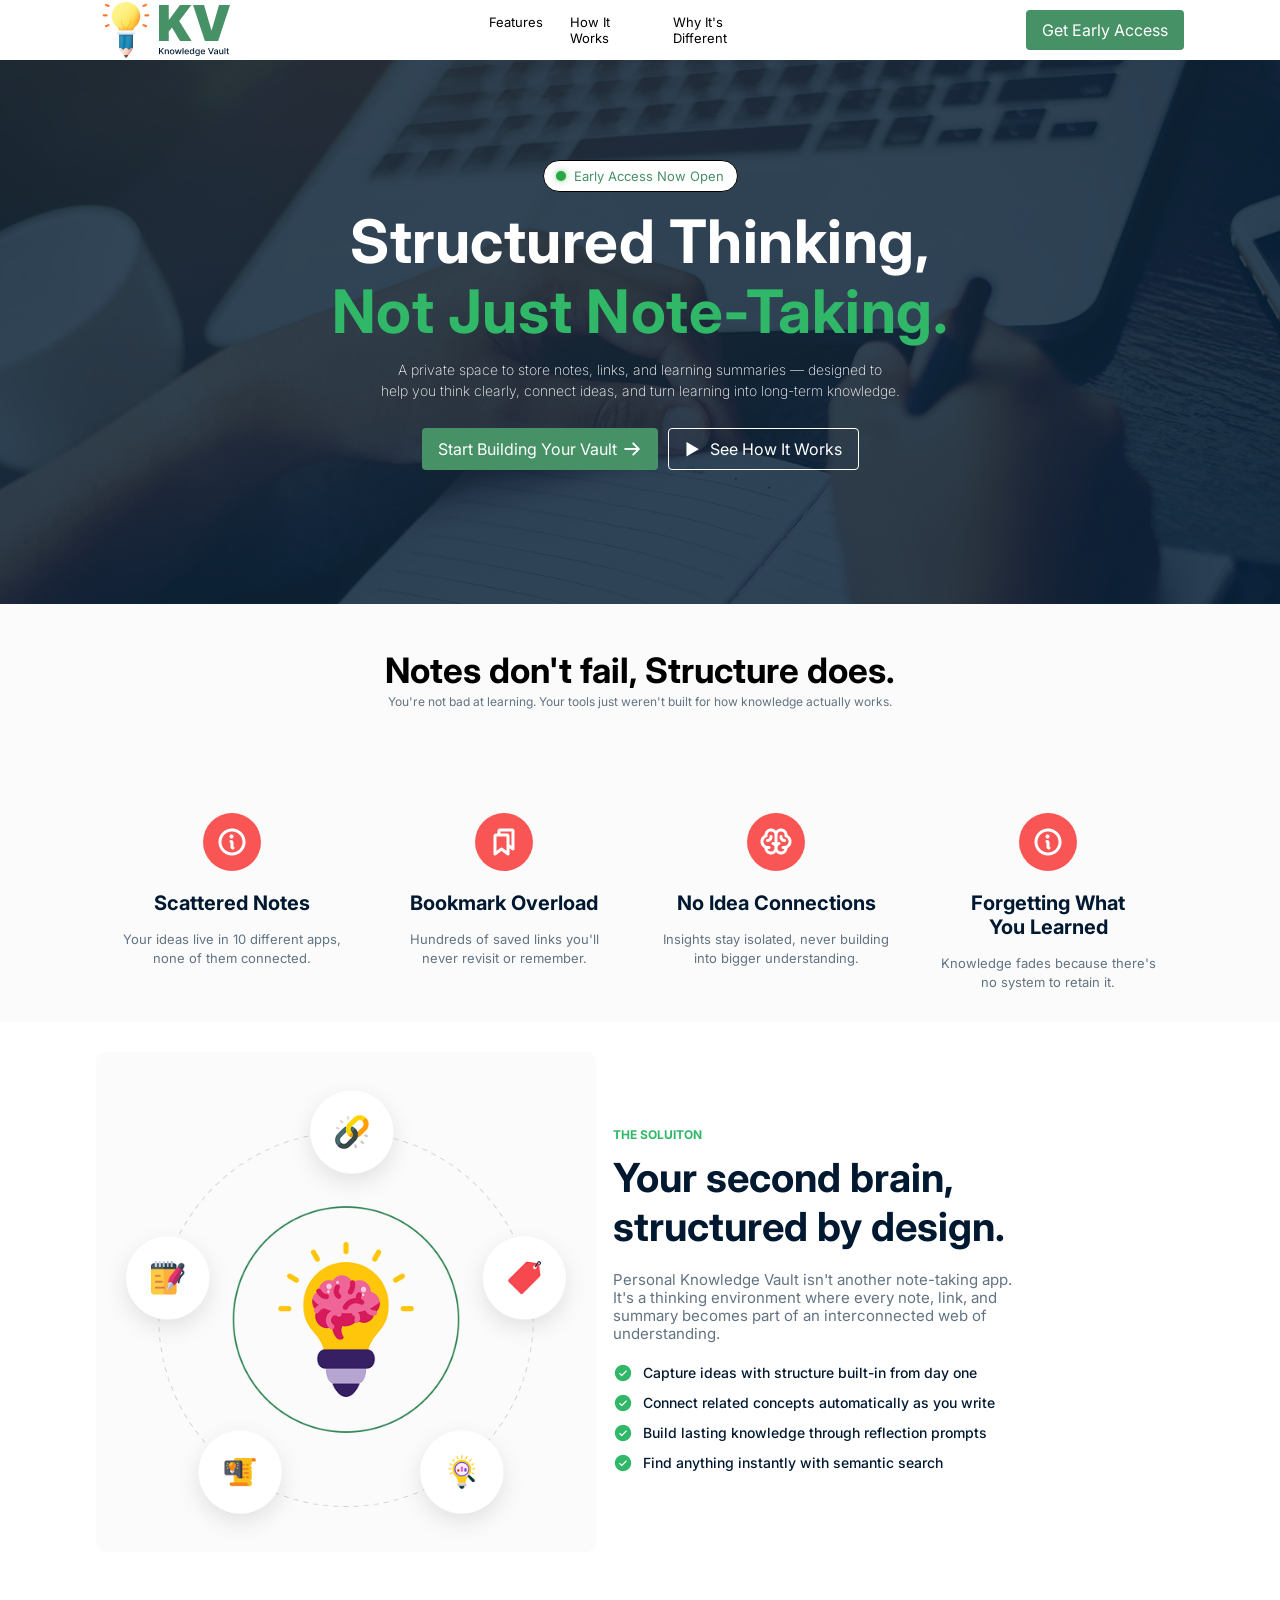
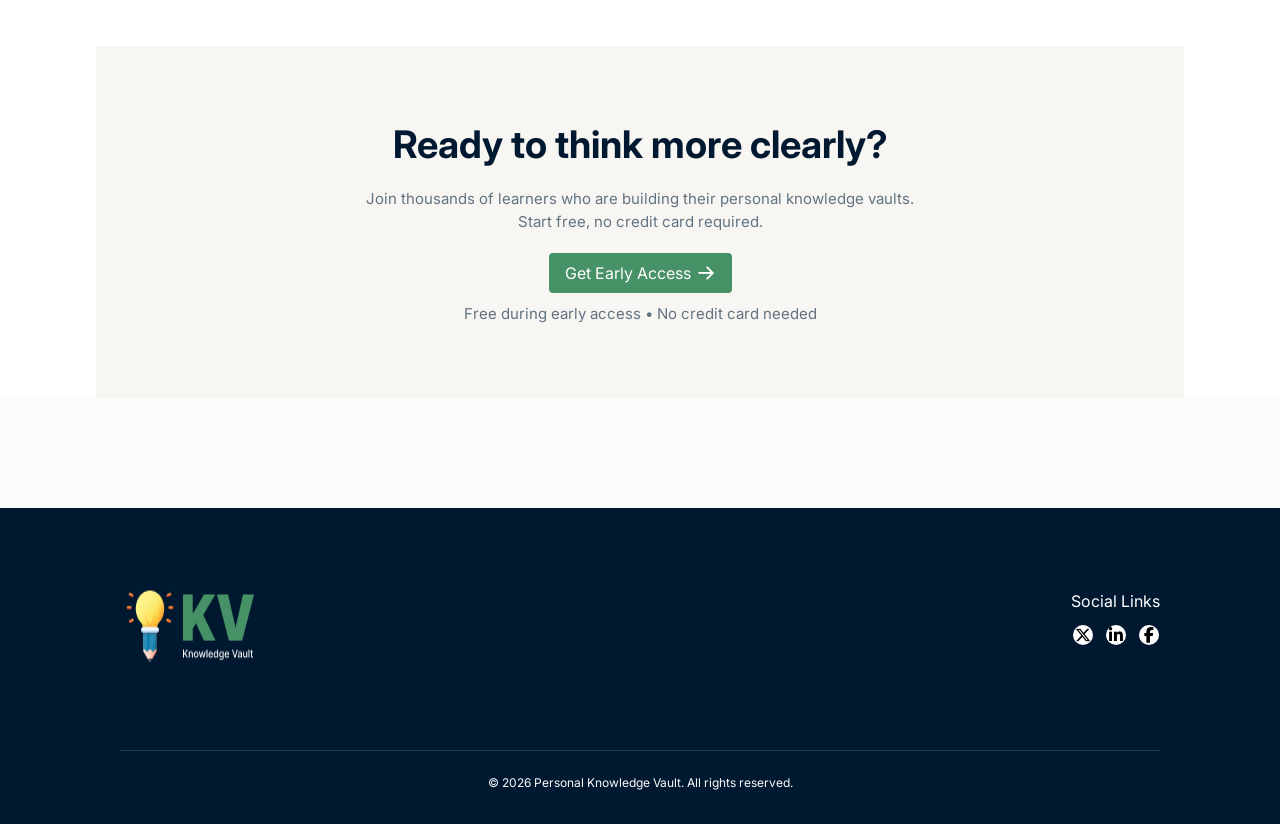
<file: index.html>
<!DOCTYPE html>
<html lang="en">

<head>
    <meta charset="UTF-8">
    <meta name="viewport" content="width=device-width, initial-scale=1.0">
    <title>Personal Knowledge Vault</title>
    <link rel="stylesheet" href="index.css">
    <link rel="preconnect" href="https://fonts.googleapis.com">
    <link rel="preconnect" href="https://fonts.gstatic.com" crossorigin>
    <link
        href="https://fonts.googleapis.com/css2?family=Inter:ital,opsz,wght@0,14..32,100..900;1,14..32,100..900&family=Open+Sans:ital,wght@0,300..800;1,300..800&display=swap"
        rel="stylesheet">
    <link rel="stylesheet"

<link rel="stylesheet" href="https://cdnjs.cloudflare.com/ajax/libs/font-awesome/6.5.2/css/all.min.css" integrity="sha512-SnH5WK+bZxgPHs44uWIX+LLJAJ9/2PkPKZ5QiAj6Ta86w+fsb2TkcmfRyVX3pBnMFcV7oQPJkl9QevSCWr3W6A==" crossorigin="anonymous" referrerpolicy="no-referrer" />
</head>

<body>
    <div id="nav">
        <div id="nav_content" class="container">
            <img src="image/logo-navbar.png">
            <ul>
                <li>Features</li>
                <li>How It Works</li>
                <li>Why It's Different</li>
            </ul>
            <button class="btn">Get Early Access</button>
        </div>
    </div>
    <div id="hero" class="text_center">
        <div id="hero_container" class="container">
            <div class="label">
                <span class="circle"></span>
                <p>
                    Early Access Now Open
                </p>
            </div>
            <div class="heading">
                <h1 id="heading_white">Structured Thinking,</h1>
                <h1 id="heading_green">Not Just Note-Taking.</h1>
            </div>
            <div id="hero-text">
                <p>A private space to store notes, links, and learning summaries — designed to</p>
                <p>help you think clearly, connect ideas, and turn learning into long-term knowledge.</p>
            </div>
            <!-- <div > -->
            <div class="button_container">
                <button class="btn btn_img">
                    <span>Start Building Your Vault</span>
                    <img src="image/ArrowRight.png">
                </button>
                <button class="btn btn_white"><span class="play">▶</span>See How It Works</button>
            </div>
        </div>
    </div>
    <div class="card">
        <div class="container">
            <div class="heading2">
                <h1>Notes don't fail, Structure does.</h1>
                <p>You're not bad at learning. Your tools just weren't built for how knowledge actually works.</p>
            </div>
            <div class="card_box">
                <div class="card_sample">
                    <!-- <div class="image_container"> -->
                    <div class="circle-bg">
                        <img src="image/Info.png" alt="Info">
                    </div>
                    <!-- <img src="image/Vector.png" alt="Vector icon"> -->
                    <!-- <div class="red_circle"></div> -->
                    <!-- </div> -->
                    <h3>Scattered Notes</h3>
                    <p>Your ideas live in 10 different apps, none of them connected.</p>
                </div>
                <div class="card_sample">
                    <div class="circle-bg">
                        <img src="image/Bookmarks.png" alt="Info">
                    </div>
                    <h3>Bookmark Overload</h3>
                    <p>Hundreds of saved links you'll never revisit or remember.</p>
                </div>
                <div class="card_sample">
                    <div class="circle-bg">
                        <img src="image/Brain.png" alt="Info">
                    </div>

                    <h3>No Idea Connections</h3>
                    <p>Insights stay isolated, never building into bigger understanding.</p>
                </div>
                <div class="card_sample">
                    <div class="circle-bg">
                        <img src="image/Info.png" alt="Info">
                    </div>

                    <h3 id="no_margin">Forgetting What</h3>
                    <h3>You Learned</h3>

                    <p>Knowledge fades because there's no system to retain it.</p>
                </div>
            </div>

        </div>
    </div>
    <div id="content_container">
        <div id="content" class="container">
            <div id="content_image">
                <img src="image/knowledge.png">
            </div>
            <div id="content_text">
                <h5>THE SOLUITON</h5>
                <h1>Your second brain,
                    structured by design.</h1>
                <p>Personal Knowledge Vault isn't another note-taking app. It's a thinking environment where every note,
                    link, and summary becomes part of an interconnected web of understanding.</p>

                <div class="details_sample">
                    <img src="image/CheckCircle.png">
                    <p>Capture ideas with structure built-in from day one</p>
                </div>
                <div class="details_sample">
                    <img src="image/CheckCircle.png">
                    <p>Connect related concepts automatically as you write</p>
                </div>
                <div class="details_sample">
                    <img src="image/CheckCircle.png">
                    <p>Build lasting knowledge through reflection prompts</p>
                </div>
                <div class="details_sample">
                    <img src="image/CheckCircle.png" alt="">
                    <p>Find anything instantly with semantic search</p>
                </div>
            </div>
        </div>
    </div>
    <div id="Access_container">
        <div id="Access" class="container">
            <h1>
                Ready to think more clearly?
            </h1>
            <p>Join thousands of learners who are building their personal knowledge vaults.
            <p>Start free, no credit card required.</p>
            <button class="btn btn_img">
                <span>Get Early Access</span>
                <img src="image/ArrowRight.png">
            </button>
            <span class="sp">Free during early access • No credit card needed</span>

        </div>
    </div>

    <div id="footer_container">
        <div class="footer" class="container">
            <img src="image/logo-footer.png">

            <div class="socialy">
                <h6>Social Links</h6>
                <div class="social">
                    <div class="circle-footer">
                        <i class="fa-brands fa-x-twitter"></i>
                    </div>

                    <div class="circle-footer">
                        <i class="fa-brands fa-linkedin-in"></i></i>
                    </div>

                    <div class="circle-footer">
                        <i class="fa-brands fa-facebook-f"></i>
                    </div>
                </div>

            </div>
        </div>
        <hr class="divider">
        <p>© 2026 Personal Knowledge Vault. All rights reserved.</p>
    </div>




</body>

</html>
</file>
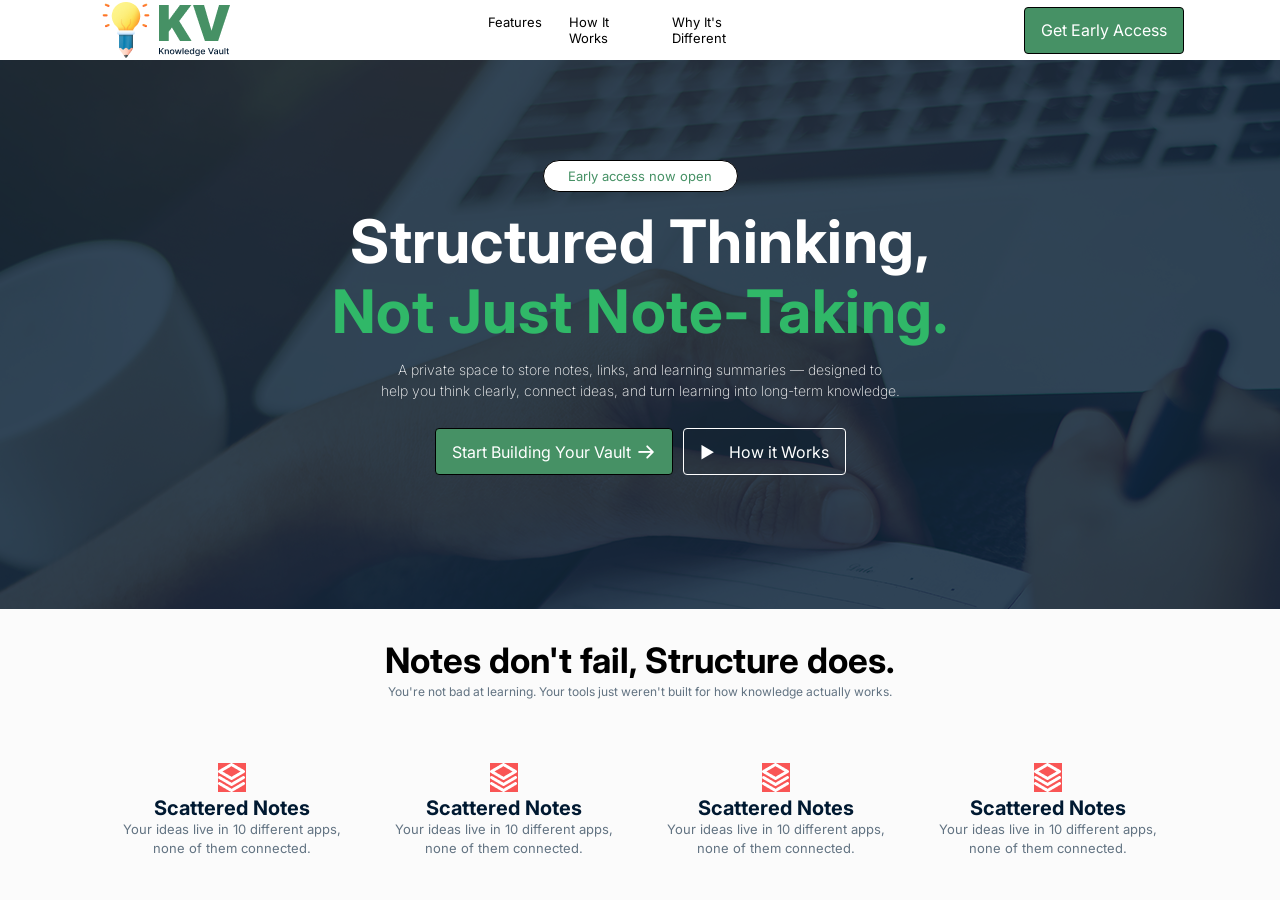
<file: index1.html>
<!DOCTYPE html>
<html lang="en">

<head>
    <meta charset="UTF-8">
    <meta name="viewport" content="width=device-width, initial-scale=1.0">
    <title>Document</title>
    <link rel="stylesheet" href="index1.css">
    <link rel="preconnect" href="https://fonts.googleapis.com">
    <link rel="preconnect" href="https://fonts.gstatic.com" crossorigin>
    <link
        href="https://fonts.googleapis.com/css2?family=Inter:ital,opsz,wght@0,14..32,100..900;1,14..32,100..900&family=Open+Sans:ital,wght@0,300..800;1,300..800&display=swap"
        rel="stylesheet">
</head>

<body>
    <div id="nav">
        <div id="nav_content" class="container">
            <img src="image/logo-navbar.png">
            <ul>
                <li>Features</li>
                <li>How It Works</li>
                <li>Why It's Different</li>
            </ul>
            <button class="btn">Get Early Access</button>
        </div>
    </div>
    <div id="hero" class="text_center">
        <div id="hero_container" class="container">
            <div class="label">Early access now open</div>
            <div class="heading">
                <h1 id="heading_white">Structured Thinking,</h1>
                <h1 id="heading_green">Not Just Note-Taking.</h1>
            </div>
            <div id="hero-text">
                <p>A private space to store notes, links, and learning summaries — designed to</p>
                <p>help you think clearly, connect ideas, and turn learning into long-term knowledge.</p>
            </div>
            <!-- <div > -->
            <div class="button_container">
                <button class="btn btn_img">
                    <p>Start Building Your Vault</p>
                    <img src="image/ArrowRight.png">
                </button>
                <button class="btn btn_white"><span class="play">▶</span> How it Works</button>
            </div>
        </div>
    </div>
    <div class="card">
        <div class="container">
            <div class="heading2">
                <h1>Notes don't fail, Structure does.</h1>
                <p>You're not bad at learning. Your tools just weren't built for how knowledge actually works.</p>
            </div>
            <div class="card_box">
                <div class="card_sample">
                    <img src="image/Vector.png" alt="Vector icon">

                    <h3>Scattered Notes</h3>
                    <p>Your ideas live in 10 different apps, none of them connected.</p>
                </div>
                <div class="card_sample">
                    <img src="image/Vector.png" alt="Vector icon">

                    <h3>Scattered Notes</h3>
                    <p>Your ideas live in 10 different apps, none of them connected.</p>
                </div>
                <div class="card_sample">
                    <img src="image/Vector.png" alt="Vector icon">

                    <h3>Scattered Notes</h3>
                    <p>Your ideas live in 10 different apps, none of them connected.</p>
                </div>
                <div class="card_sample">
                    <img src="image/Vector.png" alt="Vector icon">

                    <h3>Scattered Notes</h3>
                    <p>Your ideas live in 10 different apps, none of them connected.</p>
                </div>
            </div>

        </div>
    </div>



</body>

</html>
</file>
<file: index.css>
*{
    box-sizing: border-box;
    margin: 0;
    padding: 0;
    font-family: 'Inter', sans-serif;
}
body{
    background-color: #FBFBFB;
}
.container{
    width: 85%;
    margin-left: auto;
    margin-right: auto;
/* background-color: aqua; */
}


.btn{
    font-size: 16px;
    font-weight: 600px;
    /* color: FFFFFF; */
    padding: 10px 16px 10px 16px;
    background-color: #469165;
    /* font-color: #FFFFFF; */
    color: #FFFFFF;
    border-radius: 4px;
    border: none;
    cursor: pointer;
    /* border: 0.5px solid #000000; */
}
.btn:hover{
    background-color: #28a745;
}

.btn_white{
    background-color: transparent;
    border: 1px solid #FFFFFF;
    /* color: #469165; */
}
.btn_img{
    /* margin: 0px auto; */
    display: flex;
    align-items:center;
    gap: 5px;
}
.text_center{
    text-align: center;
}
.play{
    margin-right:10px;
}

.button_container{
    display: flex;
    gap: 10px;
    justify-content: center;
    /* margin: 0px auto; */
    /* background-color: aqua; */
}












#nav{
    background-color: #FFFFFF;
}
#nav_content{
    /* height: 92px; */
    justify-content: space-between;
    align-items: center;
    /* padding: 16px 120px 16px 120px; */
    display: flex;
    /* border: 1px solid red; */
}
ul{
    width: 26%;
    display: flex;
    /* align-items: center; */
    gap: 27px;
    list-style: none;
    /* background-color: aqua; */
    
}
ul li{
    font-size: 13px;
    font-weight: 500px;
    color:#000000;
    /* line-height: 152%; */
}

#hero{
    padding-top: 100px;
    padding-bottom: 134px;
    background-image: url("image/hero-bg.png");
    background-size: cover;
}

.label {
    padding: 7px 10px;
    width: 195px;
    border: 1px solid #000000;
    font-size: 13px;
    font-weight: 500px;
    color: #469165;
    background-color: #FFFFFF;
    border-radius: 1000px;
    /* text-align: center; */
    margin: 0px auto;
    display: flex;
    align-items: center;
    justify-content: center;
}
.circle {
  display: inline-block;
  width: 10px;
  height: 10px;
  background-color: #28a745;
  border-radius: 50%;
  margin-right: 8px;
  box-shadow: 0px 0px 6px rgba(40, 167, 69, 0.6);
}


.heading{
    /* width: 900px; */
    line-height: 70px;
    font-size: 30px;
    font-weight: bold;
    margin: 14px 0px;
    /* color: #000000; */
    
}
#hero-text{
    line-height: 20.5px;
    font-size: 14px;
    color:#FFFFFF;
    margin:0px auto 27px auto; 
    /* font-color: #FFFFFF; */
    /* width:535px; */
    font-weight: 200;
    /* background-color: turquoise; */
    
}
#heading_white{
    color: #FFFFFF;
    letter-spacing: .5px;
}
#heading_green{
    color:#30B868;
    letter-spacing: .5px;
}

.heading2{
    text-align: center;
    padding-top: 45px;
    margin-bottom: 30px;
}
.heading2 h1{
font-weight: bold;
font-size: 35px;
margin-bottom: 2px;
}
.heading2 p{
    line-height: 18px;
    font-size: 12px;
    color:#627382;
    font-weight:400;
}
.card_box{
    margin-top: 80px;
    display: flex;
    /* width: 85%; */
    /* margin: 0px auto; */
    /* margin-left: auto; */
    /* margin-right: auto; */
    justify-content: space-between;
}
.card_sample{
    width: 274px;
    padding: 22px 22px 30px 22px;
    /* border:1px solid red; */
    text-align: center;

}

.circle-bg {
  width: 58px;   
  height: 58px;
  background-color: #F95555; 
  border-radius: 50%;        
  display: flex;
  align-items: center;
  justify-content: center;
  margin: 0px auto 20px auto;
}



/* .card_sample img{
    background-color: #F95555;
    border-radius: 50%;
    background-size: cover;
    margin-bottom: 10px;
}   */
.card_sample h3{
    font-weight: 600px;
    color: #001931;
    font-size: 20px;
    margin-bottom: 15px;
}
#no_margin{
    margin-bottom: 0px;
}
.card_sample p{
    font-size: 13px;
    line-height: 19px;
    color: #627382;
    font-weight: 400;
}
#content_container{
    padding-top: 30px;
    padding-bottom: 90px;
    background-color: #FFFFFF;
}
#content{
    /* border: 1px solid red; */
    display: flex;
    justify-content: space-between;
    gap: 17px;
    /* background-color: bisque; */
    align-items: center;
    justify-content: space-between;
}
#content_image img{
    /* border: 1px solid red; */
    width: 500px;
    height: 500px;
}
#content_text{
    /* border: 1px solid red; */
    width: 600px;
    padding-right: 150px;
}
#content_text h5{
    font-weight: 500px;
    color: #30B868;
    font-size: 12px;
    line-height: 17px;
    margin-bottom: 10px;
}
#content_text h1{
    font-weight: bold;
    color: #001931;
    font-size: 40px;
    margin-bottom: 20px;
}
#content_text p{
    font-size: 15px;
    line-height: 18px;
    color: #627382;
    font-weight: 400;
    margin-bottom: 20px;
}
.details_sample img p{
    /* display: block; */
}
#content_text .details_sample{
    /* border: 1px solid red; */
    /* background-color: bisque;*/
    display: flex;
    align-items: center; 
    gap: 10px;
    margin-bottom: 10px;
}
#content_text .details_sample p{
    font-size: 14px;
    line-height: 18px;
    color: #001931;
    font-weight: 500;
    margin-bottom: 0px;
}
#Access_container{
    background-color: #FFFFFF;
    /* border: 1px solid red; */
}
#Access{
    background-color: #F7F6F2;
    padding: 75px 35px;
    text-align: center;
    margin-bottom: 110px;
    /* border: 1px solid red; */
}
#Access h1{
    font-weight: bold;
    color: #001931;
    font-size: 40px;
    margin-bottom: 20px;
}
#Access h1{
    font-size: 38px;
    /* line-height: 18px; */
    color: #001931;
    font-weight: bold;
    /* margin-bottom: 20px; */
}
#Access p{
    font-size: 15px;
    color:#627382;
    font-weight:400px;
    line-height: 23px;
    max-width: 575px;
    margin: 0px auto;
    /* margin-bottom: 30px; */
    /* text-align: center; */
}

    /* margin-bottom: 20px; */

#Access .btn{
    margin: 20px auto 10px  auto;
    /* color: #FFFFFF; */
}
#Access  .sp{
    color:#627382;
    font-size: 15px;
    font-weight: 400px;
    line-height: 19px;
    /* max-width: 575px; */
    /* margin: 0px auto 20px auto; */
    /* margin-bottom: 30px; */
    /* text-align: center; */

}
#footer_container{
    background-color: #001931;
    padding: 80px 120px 30px 120px;
    /* padding-bottom: 50px; */
    /* text-align: center; */
}
.footer{
    /* background-color: aqua; */
    display: flex;
    justify-content: space-between;
    /* text-align: center; */
}
.footer h6{
    font-weight: 400;
    color: #FFFFFF;
    font-size: 16px;
    line-height: 27px;
    /* text-align: right; */
    margin-bottom: 10px;
}
#footer_container p{
    font-weight: 400;
    color: #FAFAFA;
    font-size: 12px;
    line-height: 23px;
    padding-top: 20px; 
    text-align: center;
}
#footer_container .circle-footer {
  width: 20px;   
  height: 20px;
  background-color: #FFFFFF; 
  border-radius: 50%;        
  display: flex;
  align-items: center;
  justify-content: center;
  margin: 0px auto 20px auto;
}

#footer_container .social{
    display: flex;
    gap: 10px;
    /* align-items: center; */
    /* justify-content: center; */
    /* margin: 0px auto 20px auto; */
}
#footer_container .divider{
    /* margin: 0px auto 20px auto; */
    /* text-align: center; */
    /* font-weight: 10;     */
    margin-top: 85px;
    border: none; 
    /* remove default style */ 
    height: 0.5px; /* thin line */ 
    background-color: #cccccc2a;
    /* margin: 20px 0; */
}
</file>
<file: index1.css>
*{
    box-sizing: border-box;
    margin: 0;
    padding: 0;
    font-family: 'Inter', sans-serif;
}
body{
    background-color: #FBFBFB;
}
.container{
    width: 85%;
    margin-left: auto;
    margin-right: auto;
/* background-color: aqua; */
}



.btn{
    font-size: 16px;
    font-weight: 600px;
    /* color: FFFFFF; */
    padding: 12.5px 16px 12.5px 16px;
    background-color: #469165;
    /* font-color: #FFFFFF; */
    color: #FFFFFF;
    border-radius: 4px;
    border: none;
    cursor: pointer;
    border: 0.5px solid #000000;
}

.btn_white{
    background-color: transparent;
    border: 1px solid #FFFFFF;
    /* color: #469165; */
}
.btn_img{
    /* margin: 0px auto; */
    display: flex;
    align-items: center;
    gap: 5px;
}
.text_center{
    text-align: center;
}
.play{
    margin-right:10px;
}

.button_container{
    display: flex;
    gap: 10px;
    justify-content: center;
    /* margin: 0px auto; */
    /* background-color: aqua; */
}












#nav{
    background-color: #FFFFFF;
}
#nav_content{
    /* height: 92px; */
    justify-content: space-between;
    align-items: center;
    /* padding: 16px 120px 16px 120px; */
    display: flex;
    /* border: 1px solid red; */
}
ul{
    width: 26%;
    display: flex;
    /* align-items: center; */
    gap: 27px;
    list-style: none;
    /* background-color: aqua; */
    
}
ul li{
    font-size: 13px;
    font-weight: 500px;
    color:#000000;
    /* line-height: 152%; */
}

#hero{
    padding-top: 100px;
    padding-bottom: 134px;
    background-image: url("image/hero-bg.png");
}

.label{
    padding: 7px 10px;
    width: 195px;
    border: 1px solid #000000;
    font-size: 13px;
    font-weight: 500px;
    color: #469165;
    background-color: #FFFFFF;
    border-radius: 1000px;
    /* text-align: center; */
    margin: 0px auto;
}
.heading{
    /* width: 900px; */
    line-height: 70px;
    font-size: 30px;
    font-weight: bold;
    margin: 14px 0px;
    /* color: #000000; */
    
}
#hero-text{
    line-height: 20.5px;
    font-size: 14px;
    color:#FFFFFF;
    margin:0px auto 27px auto; 
    /* font-color: #FFFFFF; */
    /* width:535px; */
    font-weight: 200;
    /* background-color: turquoise; */
    
}
#heading_white{
    color: #FFFFFF;
    letter-spacing: .5px;
}
#heading_green{
    color:#30B868;
    letter-spacing: .5px;
}

.heading2{
    text-align: center;
    padding-top: 30px;
    margin-bottom: 40px;
}
.heading2 h1{
font-weight: bold;
font-size: 35px;
margin-bottom: 2px;
}
.heading2 p{
    line-height: 18px;
    font-size: 12px;
    color:#627382;
    font-weight:400;
}
.card_box{
    display: flex;
    /* width: 85%; */
    /* margin: 0px auto; */
    /* margin-left: auto; */
    /* margin-right: auto; */
    justify-content: space-between;
}
.card_sample{
    width: 274px;
    padding: 22px 22px 30px 22px;
    /* border:1px solid red; */
    text-align: center;
}
.card_sample img{
    background-color: #F95555;
} 
.card_sample h3{
    font-weight: 600px;
    color: #001931;
    font-size: 20px;
}
.card_sample p{
    font-size: 13px;
    line-height: 19px;
    color: #627382;
    font-weight: 400;
}
</file>
